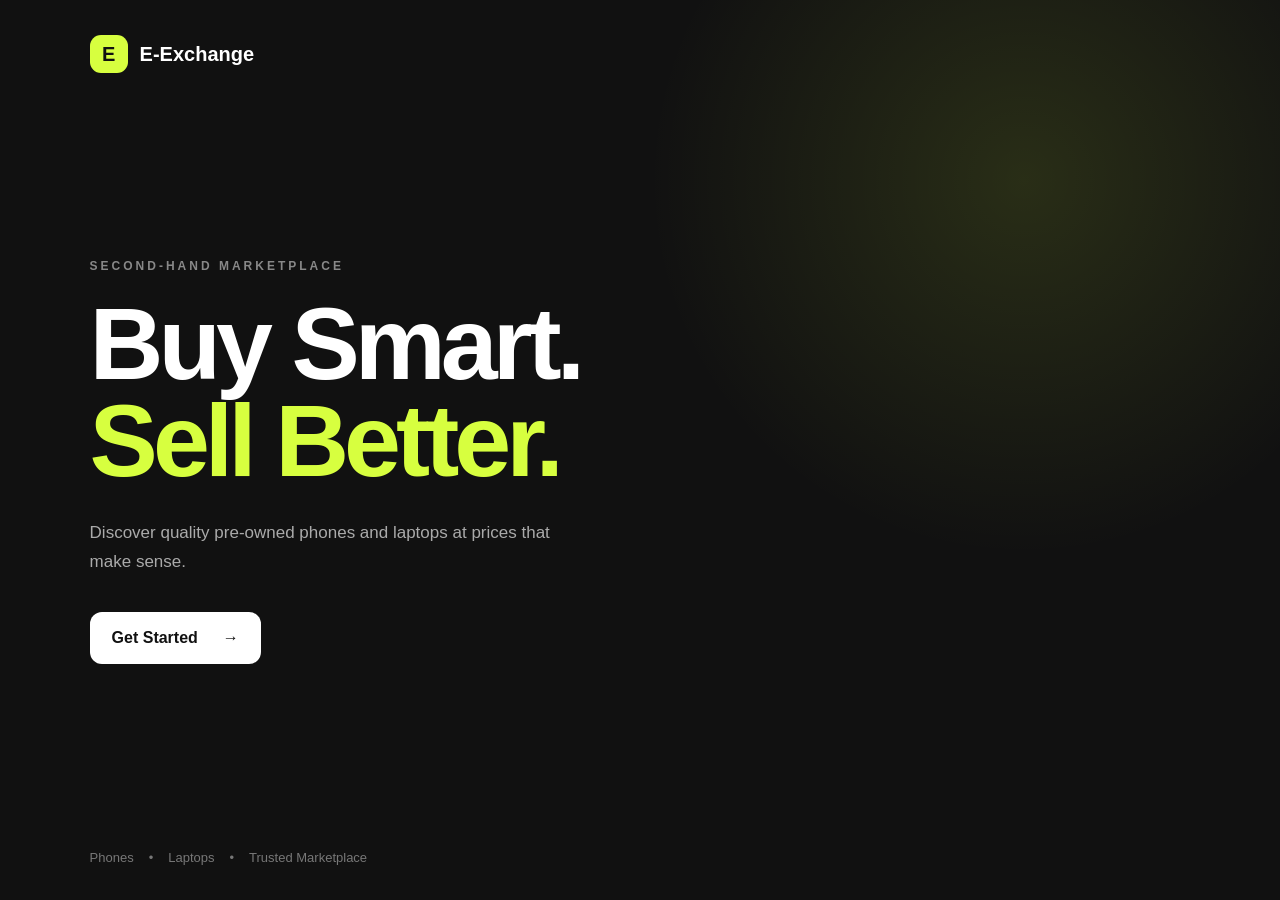
<file: src/main/resources/static/index.html>
<!DOCTYPE html>
<html lang="en">
<head>
    <meta charset="UTF-8">
    <meta name="viewport" content="width=device-width, initial-scale=1.0">
    <title>E-Exchange</title>

    <link rel="stylesheet" href="css/style.css">
</head>

<body>

<div class="landing-page">

    <div class="brand">
        <div class="logo">E</div>
        <span>E-Exchange</span>
    </div>

    <div class="landing-content">

        <p class="small-title">SECOND-HAND MARKETPLACE</p>

        <h1>
            Buy Smart.<br>
            <span>Sell Better.</span>
        </h1>

        <p class="description">
            Discover quality pre-owned phones and laptops
            at prices that make sense.
        </p>

        <a href="login.html" class="primary-btn">
            Get Started
            <span>→</span>
        </a>

    </div>

    <div class="landing-footer">
        <span>Phones</span>
        <span>•</span>
        <span>Laptops</span>
        <span>•</span>
        <span>Trusted Marketplace</span>
    </div>

</div>

</body>
</html>
</file>
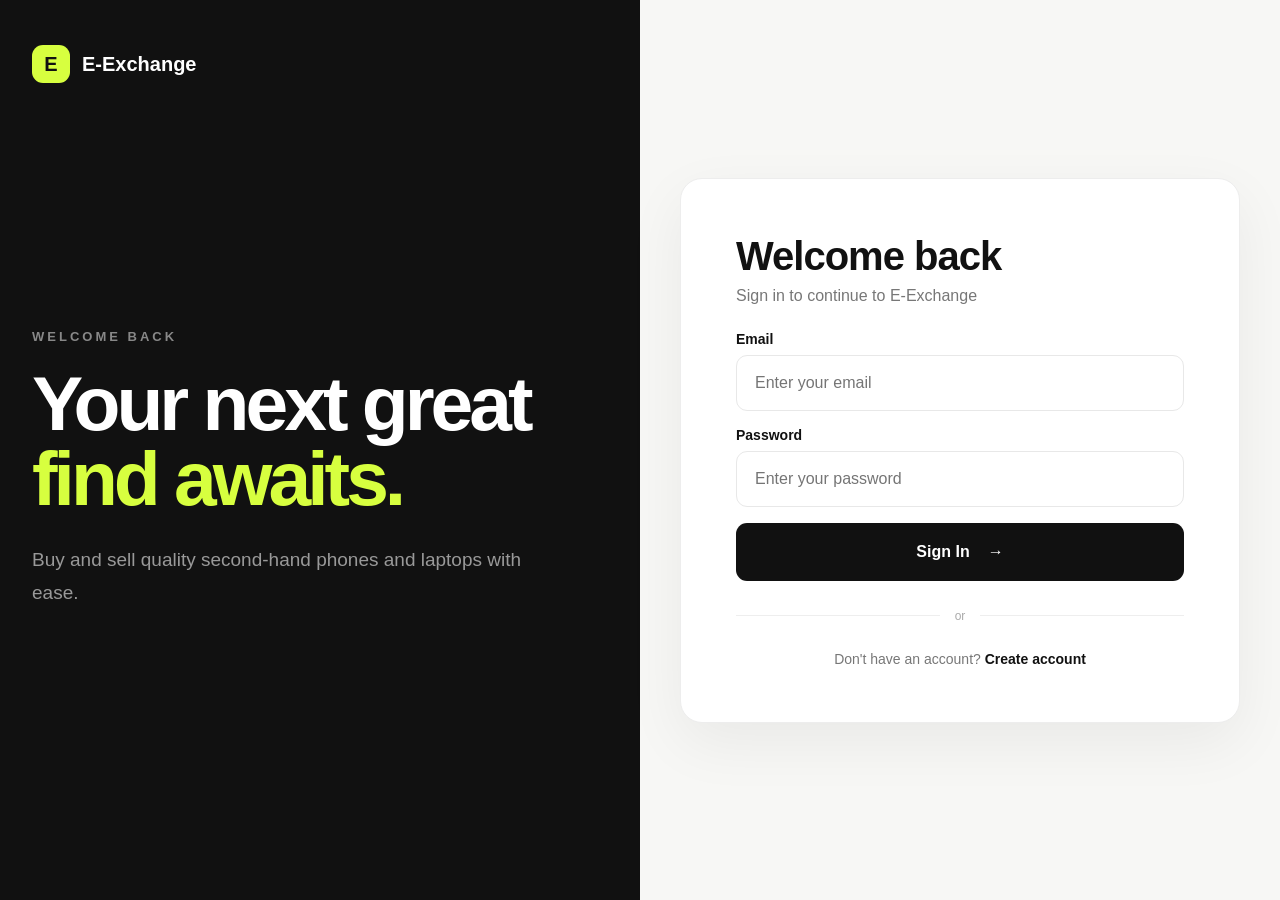
<file: src/main/resources/static/buy.html>
<!DOCTYPE html>
<html lang="en">

<head>
    <meta charset="UTF-8">
    <meta name="viewport" content="width=device-width, initial-scale=1.0">
    <title>Buy | E-Exchange</title>
    <link rel="stylesheet" href="css/style.css">
</head>

<body>

<div class="dashboard">

    <nav class="navbar">

        <div class="brand">
            <div class="logo">E</div>
            <span>E-Exchange</span>
        </div>

        <div class="nav-links">
            <a href="dashboard.html">Home</a>
            <a href="buy.html" class="active">Buy</a>
            <a href="sell.html">Sell</a>
            <a href="my-listings.html">My Listings</a>
        </div>

        <div class="profile" id="profileBox">
            <div class="profile-name" id="userName">User</div>
            <div class="profile-dropdown" id="profileDropdown">
                <button id="logoutBtn">Logout</button>
            </div>
        </div>

    </nav>

    <main class="buy-page">

        <div class="section-heading">
            <p class="small-title">BROWSE</p>
            <h2>Second-hand phones and laptops</h2>
        </div>

        <div class="buy-toolbar">

            <input type="text" id="search" class="search-box" placeholder="Search by name or brand...">

            <div class="filter-chips">
                <button class="chip active" data-cat="">All</button>
                <button class="chip" data-cat="PHONE">Phones</button>
                <button class="chip" data-cat="LAPTOP">Laptops</button>
            </div>

        </div>

        <div id="grid" class="product-grid"></div>

    </main>

</div>

<div id="modal" class="modal-overlay">
    <div class="modal" id="modalBody"></div>
</div>

<script>

    document.getElementById("logoutBtn").addEventListener("click", function () {
        localStorage.removeItem("userName");
        localStorage.removeItem("userEmail");
        window.location.href = "login.html";
    });

    document.getElementById("profileBox").addEventListener("click", function (e) {
        document.getElementById("profileDropdown").classList.toggle("open");
        e.stopPropagation();
    });

    document.addEventListener("click", function () {
        document.getElementById("profileDropdown").classList.remove("open");
    });

    if (!localStorage.getItem("userEmail")) {
        window.location.href = "login.html";
    }

    document.getElementById("userName").textContent = localStorage.getItem("userName") || "User";

    const params = new URLSearchParams(window.location.search);
    let category = (params.get("category") || "").toUpperCase();
    let products = [];

    const grid = document.getElementById("grid");
    const searchBox = document.getElementById("search");
    const modal = document.getElementById("modal");
    const modalBody = document.getElementById("modalBody");

    function esc(text) {
        const d = document.createElement("div");
        d.textContent = text == null ? "" : text;
        return d.innerHTML;
    }

    function money(n) {
        return "₹" + Number(n).toLocaleString("en-IN");
    }

    function imgHtml(p, cls) {
        if (p.imageUrl) {
            return '<img class="' + cls + '" src="' + p.imageUrl + '" alt="">';
        }
        return '<div class="product-noimg">' + (p.category === "LAPTOP" ? "💻" : "📱") + '</div>';
    }

    function render() {
        const q = searchBox.value.trim().toLowerCase();

        const list = products.filter(p =>
            !q ||
            (p.title || "").toLowerCase().includes(q) ||
            (p.brand || "").toLowerCase().includes(q)
        );

        if (list.length === 0) {
            grid.innerHTML = '<p class="empty-state">No items found.</p>';
            return;
        }

        grid.innerHTML = list.map(p =>
            '<div class="product-card" data-id="' + p.id + '">' +
            imgHtml(p, "product-img") +
            '<div class="product-info">' +
            '<h3>' + esc(p.title) + '</h3>' +
            '<p class="product-meta">' + esc(p.brand || "") + (p.brand && p.itemCondition ? " · " : "") + esc(p.itemCondition || "") + '</p>' +
            '<p class="product-price">' + money(p.price) + '</p>' +
            '</div></div>'
        ).join("");
    }

    async function load() {
        const url = category ? "/api/products?category=" + category : "/api/products";

        try {
            const res = await fetch(url);
            products = await res.json();
            render();
        } catch (e) {
            grid.innerHTML = '<p class="empty-state">Could not load items.</p>';
        }
    }

    function openModal(id) {
        const p = products.find(x => x.id === id);
        if (!p) return;

        modalBody.innerHTML =
            '<button class="modal-close" id="closeBtn">×</button>' +
            imgHtml(p, "product-img") +
            '<h2>' + esc(p.title) + '</h2>' +
            '<p class="product-meta">Company: ' + esc(p.brand || "-") + ' · Condition: ' + esc(p.itemCondition || "-") + '</p>' +
            '<p class="product-price">' + money(p.price) + '</p>' +
            '<p class="modal-label">Description:</p>' +
            '<p class="modal-desc">' + esc(p.description || "No description added.") + '</p>' +
            '<div class="seller-box">' +
            '<strong>Contact seller</strong><br>' +
            'Name: ' + esc(p.sellerName || "-") + '<br>' +
            'Phone: <a href="tel:' + esc(p.sellerPhone) + '">' + esc(p.sellerPhone || "-") + '</a><br>' +
            'Email: <a href="mailto:' + esc(p.sellerEmail) + '">' + esc(p.sellerEmail || "-") + '</a>' +
            '</div>';

        modal.classList.add("open");
        document.getElementById("closeBtn").addEventListener("click", closeModal);
    }

    function closeModal() {
        modal.classList.remove("open");
    }

    grid.addEventListener("click", function (e) {
        const card = e.target.closest(".product-card");
        if (card) openModal(Number(card.dataset.id));
    });

    modal.addEventListener("click", function (e) {
        if (e.target === modal) closeModal();
    });

    searchBox.addEventListener("input", render);

    document.querySelectorAll(".chip").forEach(chip => {
        chip.addEventListener("click", function () {
            category = chip.dataset.cat;
            setActiveChip();
            load();
        });
    });

    function setActiveChip() {
        document.querySelectorAll(".chip").forEach(c =>
            c.classList.toggle("active", c.dataset.cat === category)
        );
    }

    setActiveChip();
    load();
</script>

</body>
</html>
</file>
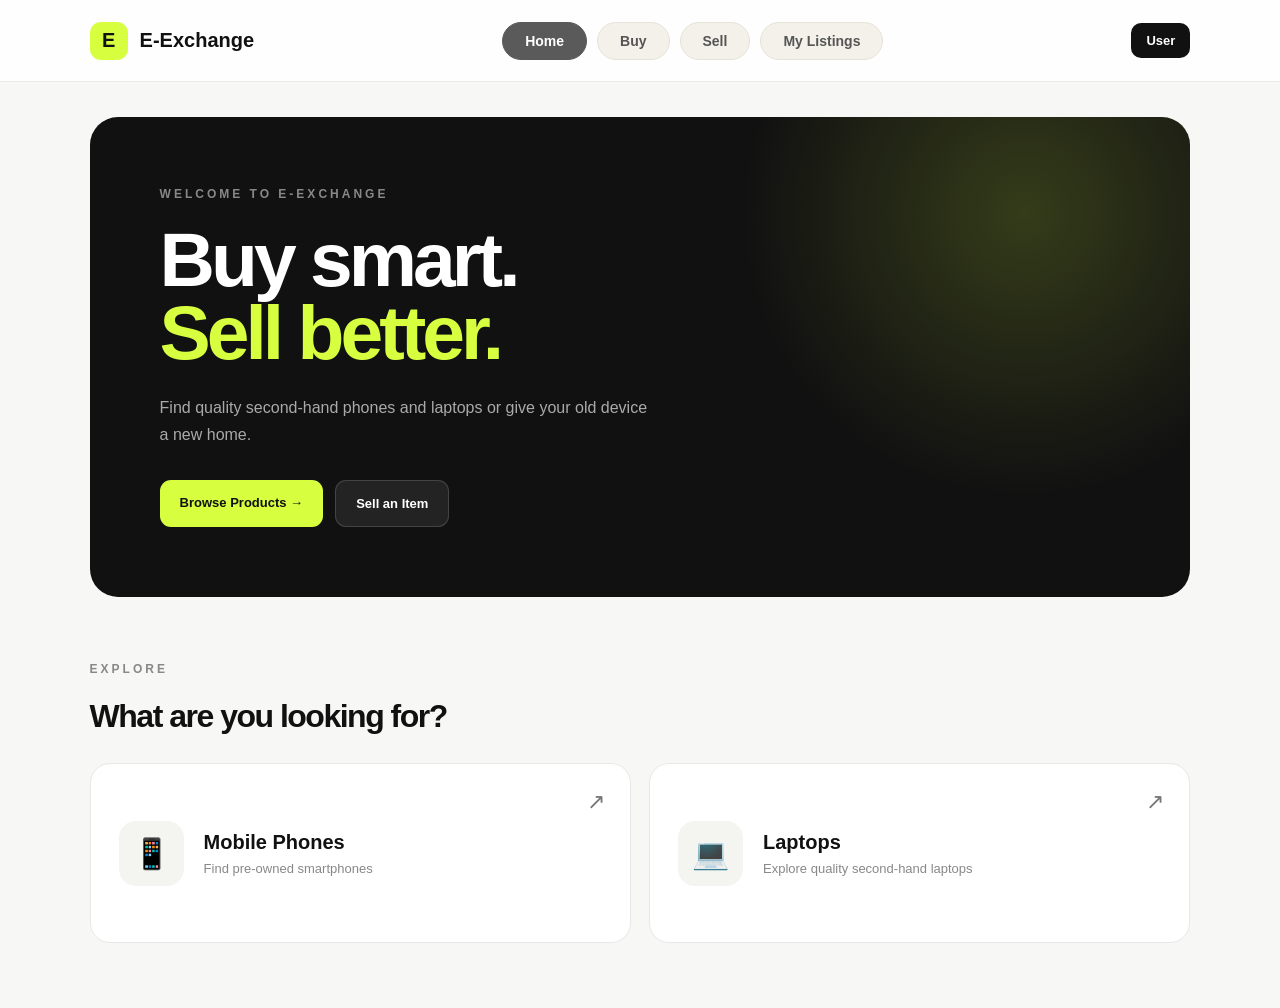
<file: src/main/resources/static/dashboard.html>
<!DOCTYPE html>
<html lang="en">

<head>
    <meta charset="UTF-8">
    <meta name="viewport" content="width=device-width, initial-scale=1.0">

    <title>E-Exchange | Dashboard</title>

    <link rel="stylesheet" href="css/style.css">
</head>

<body>

<div class="dashboard">

    <nav class="navbar">

        <div class="brand">
            <div class="logo">E</div>
            <span>E-Exchange</span>
        </div>

        <div class="nav-links">
            <a href="dashboard.html" class="active">Home</a>
            <a href="buy.html">Buy</a>
            <a href="sell.html">Sell</a>
            <a href="my-listings.html">My Listings</a>
        </div>

        <div class="profile" id="profileBox">
            <div class="profile-name" id="userName">User</div>
            <div class="profile-dropdown" id="profileDropdown">
                <button id="logoutBtn">Logout</button>
            </div>
        </div>

    </nav>


    <main>

        <section class="hero">

            <div class="hero-text">

                <p class="small-title">WELCOME TO E-EXCHANGE</p>

                <h1>
                    Buy smart.<br>
                    <span>Sell better.</span>
                </h1>

                <p>
                    Find quality second-hand phones and laptops
                    or give your old device a new home.
                </p>

                <div class="hero-buttons">

                    <a href="buy.html" class="dark-btn">
                        Browse Products →
                    </a>

                    <a href="sell.html" class="light-btn">
                        Sell an Item
                    </a>

                </div>

            </div>

        </section>


        <section class="categories">

            <div class="section-heading">
                <div>
                    <p class="small-title">EXPLORE</p>
                    <h2>What are you looking for?</h2>
                </div>
            </div>
            <div class="category-grid">

                <a href="buy.html?category=PHONE" class="category-card">

                    <div class="category-icon">📱</div>

                    <div>
                        <h3>Mobile Phones</h3>
                        <p>Find pre-owned smartphones</p>
                    </div>

                    <span class="arrow">↗</span>

                </a>


                <a href="buy.html?category=LAPTOP" class="category-card">

                    <div class="category-icon">💻</div>

                    <div>
                        <h3>Laptops</h3>
                        <p>Explore quality second-hand laptops</p>
                    </div>

                    <span class="arrow">↗</span>

                </a>

            </div>




        </section>

    </main>

</div>


<script>

    document.getElementById("logoutBtn").addEventListener("click", function () {
        localStorage.removeItem("userName");
        localStorage.removeItem("userEmail");
        window.location.href = "login.html";
    });

    document.getElementById("profileBox").addEventListener("click", function (e) {
        document.getElementById("profileDropdown").classList.toggle("open");
        e.stopPropagation();
    });

    document.addEventListener("click", function () {
        document.getElementById("profileDropdown").classList.remove("open");
    });

    const name = localStorage.getItem("userName");

    if (name) {
        document.getElementById("userName").textContent = name;
    }
</script>

</body>
</html>
</file>
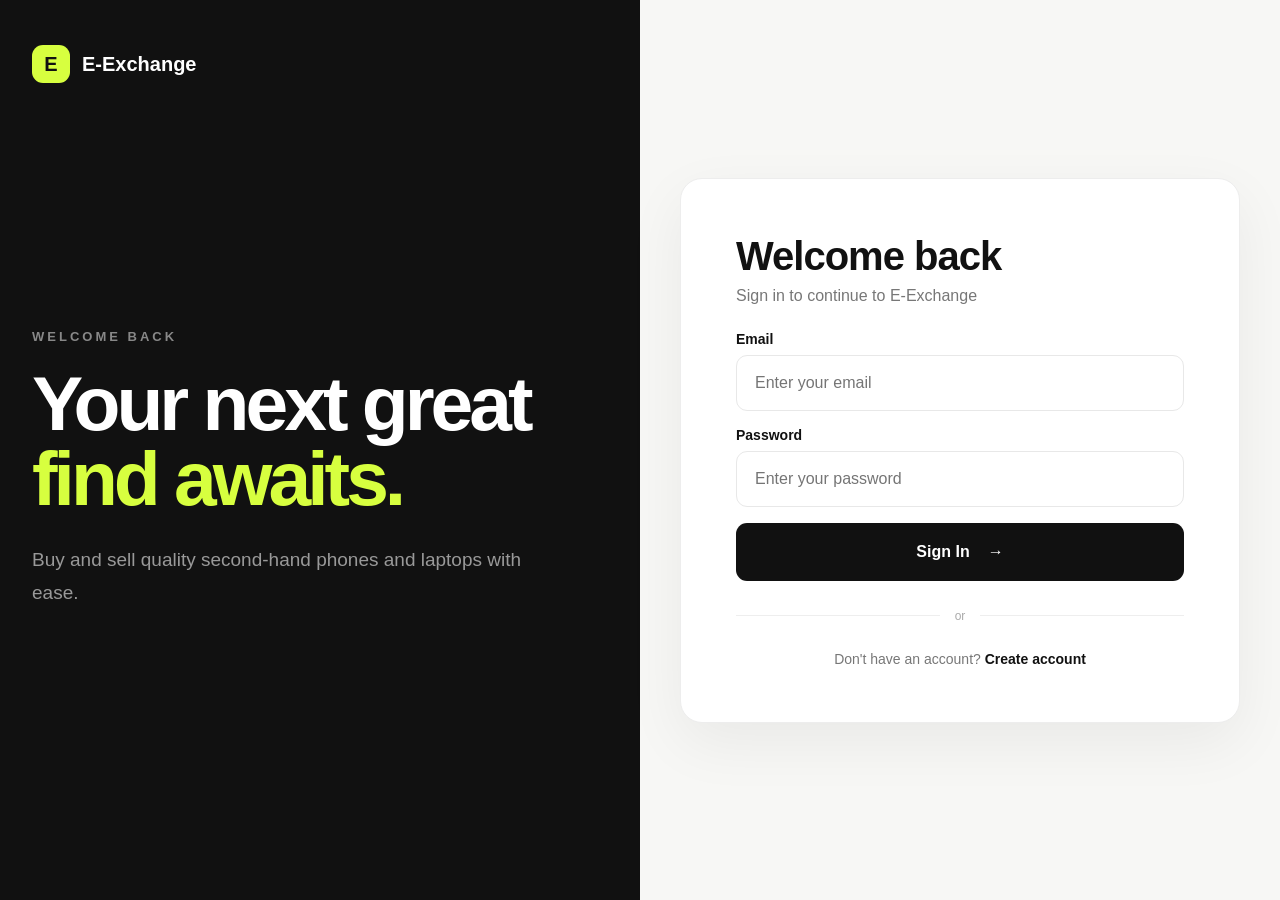
<file: src/main/resources/static/login.html>
<!DOCTYPE html>
<html lang="en">

<head>
    <meta charset="UTF-8">
    <meta name="viewport" content="width=device-width, initial-scale=1.0">
    <title>Sign In | E-Exchange</title>
    <link rel="stylesheet" href="css/style.css">
</head>

<body>

<div class="auth-page">

    <div class="auth-left">

        <div class="brand">
            <div class="logo">E</div>
            <span>E-Exchange</span>
        </div>

        <div class="auth-heading">
            <p class="small-title">WELCOME BACK</p>

            <h1>
                Your next great<br>
                <span>find awaits.</span>
            </h1>

            <p>
                Buy and sell quality second-hand phones
                and laptops with ease.
            </p>
        </div>

    </div>

    <div class="auth-right">

        <div class="auth-card">

            <h2>Welcome back</h2>

            <p class="auth-subtitle">
                Sign in to continue to E-Exchange
            </p>

            <form id="loginForm">

                <div class="input-group">
                    <label>Email</label>
                    <input type="email" id="email" placeholder="Enter your email" required>
                </div>

                <div class="input-group">
                    <label>Password</label>
                    <input type="password" id="password" placeholder="Enter your password" required>
                </div>

                <div id="message"></div>

                <button type="submit" class="auth-btn">
                    Sign In
                    <span>→</span>
                </button>

            </form>

            <div class="divider">or</div>

            <p class="register-text">
                Don't have an account?
                <a href="register.html">Create account</a>
            </p>

        </div>

    </div>

</div>

<script src="js/login.js"></script>

</body>
</html>
</file>
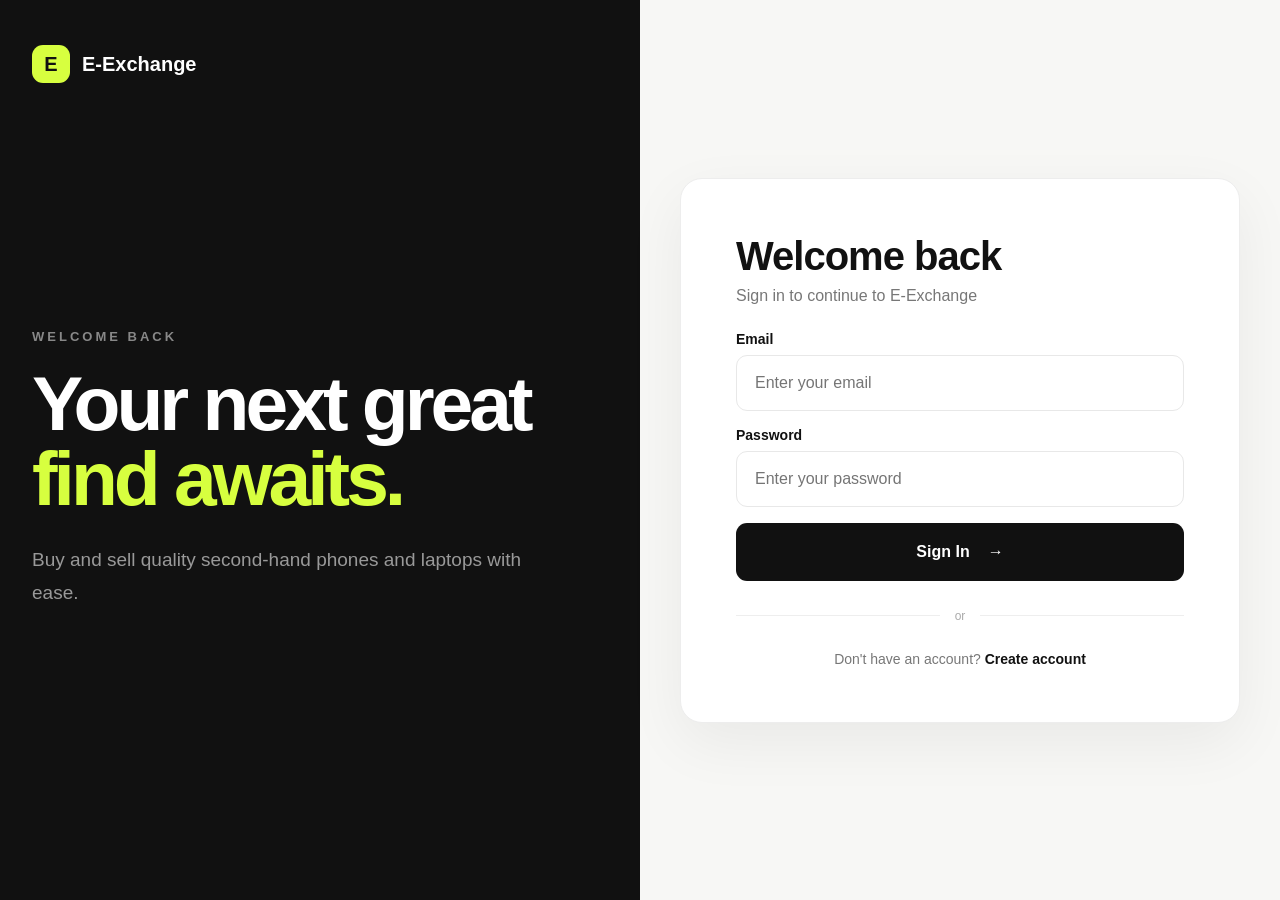
<file: src/main/resources/static/my-listings.html>
<!DOCTYPE html>
<html lang="en">

<head>
    <meta charset="UTF-8">
    <meta name="viewport" content="width=device-width, initial-scale=1.0">
    <title>My Listings | E-Exchange</title>
    <link rel="stylesheet" href="css/style.css">
</head>

<body>

<div class="dashboard">

    <nav class="navbar">

        <div class="brand">
            <div class="logo">E</div>
            <span>E-Exchange</span>
        </div>

        <div class="nav-links">
            <a href="dashboard.html">Home</a>
            <a href="buy.html">Buy</a>
            <a href="sell.html">Sell</a>
            <a href="my-listings.html" class="active">My Listings</a>
        </div>

        <div class="profile" id="profileBox">
            <div class="profile-name" id="userName">User</div>
            <div class="profile-dropdown" id="profileDropdown">
                <button id="logoutBtn">Logout</button>
            </div>
        </div>

    </nav>

    <main class="buy-page">

        <div class="section-heading">
            <p class="small-title">YOUR ITEMS</p>
            <h2>My Listings</h2>
        </div>

        <div id="grid" class="product-grid" style="margin-top: 28px;"></div>

    </main>

</div>

<div id="modal" class="modal-overlay">
    <div class="modal">

        <button class="modal-close" id="closeBtn">×</button>

        <h2 class="modal-title">Edit item</h2>

        <form id="editForm">

            <div class="input-group">
                <label>Title</label>
                <input type="text" id="eTitle" required>
            </div>

            <div class="form-row">
                <div class="input-group">
                    <label>Category</label>
                    <select id="eCategory">
                        <option value="PHONE">Mobile Phone</option>
                        <option value="LAPTOP">Laptop</option>
                    </select>
                </div>

                <div class="input-group">
                    <label>Brand</label>
                    <input type="text" id="eBrand">
                </div>
            </div>

            <div class="form-row">
                <div class="input-group">
                    <label>Price (₹)</label>
                    <input type="number" id="ePrice" min="1" required>
                </div>

                <div class="input-group">
                    <label>Condition</label>
                    <select id="eCondition">
                        <option value="Like New">Like New</option>
                        <option value="Good">Good</option>
                        <option value="Fair">Fair</option>
                    </select>
                </div>
            </div>

            <div class="input-group">
                <label>Description</label>
                <textarea id="eDescription"></textarea>
            </div>

            <div class="input-group">
                <label>Your phone number</label>
                <input type="tel" id="ePhone" required>
            </div>

            <div class="input-group">
                <label>New photo (optional, khaali chhodo to purani rahegi)</label>
                <input type="file" id="ePhoto" accept="image/*">
            </div>

            <div id="editMessage"></div>

            <button type="submit" class="auth-btn">Save Changes</button>

        </form>

    </div>
</div>

<div id="confirmModal" class="modal-overlay">
    <div class="modal confirm-modal">

        <h3>Delete this item?</h3>
        <p>Ye listing hamesha ke liye hat jayegi aur wapas nahi aayegi.</p>

        <div class="confirm-actions">
            <button class="btn-cancel" id="cancelDeleteBtn">Cancel</button>
            <button class="btn-confirm-delete" id="confirmDeleteBtn">Delete</button>
        </div>

    </div>
</div>

<script>

    document.getElementById("logoutBtn").addEventListener("click", function () {
        localStorage.removeItem("userName");
        localStorage.removeItem("userEmail");
        window.location.href = "login.html";
    });

    document.getElementById("profileBox").addEventListener("click", function (e) {
        document.getElementById("profileDropdown").classList.toggle("open");
        e.stopPropagation();
    });

    document.addEventListener("click", function () {
        document.getElementById("profileDropdown").classList.remove("open");
    });

    const email = localStorage.getItem("userEmail");

    if (!email) {
        window.location.href = "login.html";
    }

    document.getElementById("userName").textContent = localStorage.getItem("userName") || "User";

    const grid = document.getElementById("grid");
    const modal = document.getElementById("modal");
    const editMessage = document.getElementById("editMessage");

    let products = [];
    let editingId = null;
    let newImage = "";

    function esc(text) {
        const d = document.createElement("div");
        d.textContent = text == null ? "" : text;
        return d.innerHTML;
    }

    function money(n) {
        return "₹" + Number(n).toLocaleString("en-IN");
    }

    function imgHtml(p) {
        if (p.imageUrl) {
            return '<img class="product-img" src="' + p.imageUrl + '" alt="">';
        }
        return '<div class="product-noimg">' + (p.category === "LAPTOP" ? "💻" : "📱") + '</div>';
    }

    function render() {
        if (products.length === 0) {
            grid.innerHTML = '<p class="empty-state">You have not listed anything yet. <a href="sell.html"><strong>Sell an item</strong></a></p>';
            return;
        }

        grid.innerHTML = products.map(p => {

            const listedOn = p.createdAt
                ? new Date(p.createdAt).toLocaleDateString("en-IN", { day: "numeric", month: "short", year: "numeric" })
                : "-";

            return '<div class="product-card listing-card" data-id="' + p.id + '">' +
                imgHtml(p) +
                '<div class="product-info">' +
                '<h3>' + esc(p.title) + '</h3>' +
                '<p class="product-meta">Company: ' + esc(p.brand || "-") + ' · Condition: ' + esc(p.itemCondition || "-") + '</p>' +
                '<p class="product-price">' + money(p.price) + '</p>' +
                '<div class="listing-details">' +
                '<p><strong>Description:</strong> ' + esc(p.description || "No description added.") + '</p>' +
                '<p><strong>Category:</strong> ' + (p.category === "LAPTOP" ? "Laptop" : "Mobile Phone") + '</p>' +
                '<p><strong>Contact number:</strong> ' + esc(p.sellerPhone || "-") + '</p>' +
                '<p><strong>Listed on:</strong> ' + listedOn + '</p>' +
                '</div>' +
                '<div class="card-actions">' +
                '<button class="btn-edit" data-action="edit">Edit</button>' +
                '<button class="btn-delete" data-action="delete">Delete</button>' +
                '</div>' +
                '</div></div>';

        }).join("");
    }


    async function load() {
        try {
            const res = await fetch("/api/products/my?email=" + encodeURIComponent(email));
            products = await res.json();
            render();
        } catch (e) {
            grid.innerHTML = '<p class="empty-state">Could not load your items.</p>';
        }
    }

    const confirmModal = document.getElementById("confirmModal");
    let deleteId = null;

    grid.addEventListener("click", function (e) {
        const btn = e.target.closest("button[data-action]");
        if (!btn) return;

        const card = btn.closest(".product-card");
        const id = Number(card.dataset.id);

        if (btn.dataset.action === "delete") {
            deleteId = id;
            confirmModal.classList.add("open");
        } else {
            openEdit(id);
        }
    });

    document.getElementById("cancelDeleteBtn").addEventListener("click", function () {
        confirmModal.classList.remove("open");
        deleteId = null;
    });

    confirmModal.addEventListener("click", function (e) {
        if (e.target === confirmModal) {
            confirmModal.classList.remove("open");
            deleteId = null;
        }
    });

    document.getElementById("confirmDeleteBtn").addEventListener("click", async function () {
        if (deleteId == null) return;

        try {
            const res = await fetch("/api/products/" + deleteId + "?email=" + encodeURIComponent(email), {
                method: "DELETE"
            });

            confirmModal.classList.remove("open");

            if (res.ok) {
                load();
            } else {
                alert(await res.text() || ("Error " + res.status));
            }
        } catch (err) {
            alert("Server connection failed.");
        }

        deleteId = null;
    });

    function openEdit(id) {
        const p = products.find(x => x.id === id);
        if (!p) return;

        editingId = id;
        newImage = "";
        editMessage.textContent = "";

        document.getElementById("eTitle").value = p.title || "";
        document.getElementById("eCategory").value = p.category || "PHONE";
        document.getElementById("eBrand").value = p.brand || "";
        document.getElementById("ePrice").value = p.price;
        document.getElementById("eCondition").value = p.itemCondition || "Good";
        document.getElementById("eDescription").value = p.description || "";
        document.getElementById("ePhone").value = p.sellerPhone || "";
        document.getElementById("ePhoto").value = "";

        modal.classList.add("open");
    }

    function closeModal() {
        modal.classList.remove("open");
    }

    document.getElementById("closeBtn").addEventListener("click", closeModal);

    modal.addEventListener("click", function (e) {
        if (e.target === modal) closeModal();
    });

    document.getElementById("ePhoto").addEventListener("change", function (e) {
        const file = e.target.files[0];
        if (!file) {
            newImage = "";
            return;
        }

        const reader = new FileReader();

        reader.onload = function (ev) {
            const img = new Image();

            img.onload = function () {
                const max = 800;
                let w = img.width;
                let h = img.height;

                if (w > max) {
                    h = Math.round(h * max / w);
                    w = max;
                }

                const canvas = document.createElement("canvas");
                canvas.width = w;
                canvas.height = h;
                canvas.getContext("2d").drawImage(img, 0, 0, w, h);

                newImage = canvas.toDataURL("image/jpeg", 0.7);
            };

            img.src = ev.target.result;
        };

        reader.readAsDataURL(file);
    });

    document.getElementById("editForm").addEventListener("submit", async function (event) {

        event.preventDefault();

        editMessage.textContent = "Saving...";
        editMessage.style.color = "#777";

        const payload = {
            title: document.getElementById("eTitle").value,
            category: document.getElementById("eCategory").value,
            brand: document.getElementById("eBrand").value,
            price: parseFloat(document.getElementById("ePrice").value),
            itemCondition: document.getElementById("eCondition").value,
            description: document.getElementById("eDescription").value,
            sellerPhone: document.getElementById("ePhone").value,
            imageUrl: newImage
        };

        try {
            const res = await fetch("/api/products/" + editingId + "?email=" + encodeURIComponent(email), {
                method: "PUT",
                headers: {
                    "Content-Type": "application/json"
                },
                body: JSON.stringify(payload)
            });

            if (res.ok) {
                closeModal();
                load();
            } else {
                editMessage.textContent = await res.text() || ("Error " + res.status);
                editMessage.style.color = "#d33";
            }
        } catch (err) {
            editMessage.textContent = "Server connection failed.";
            editMessage.style.color = "#d33";
        }

    });

    load();
</script>

</body>
</html>
</file>
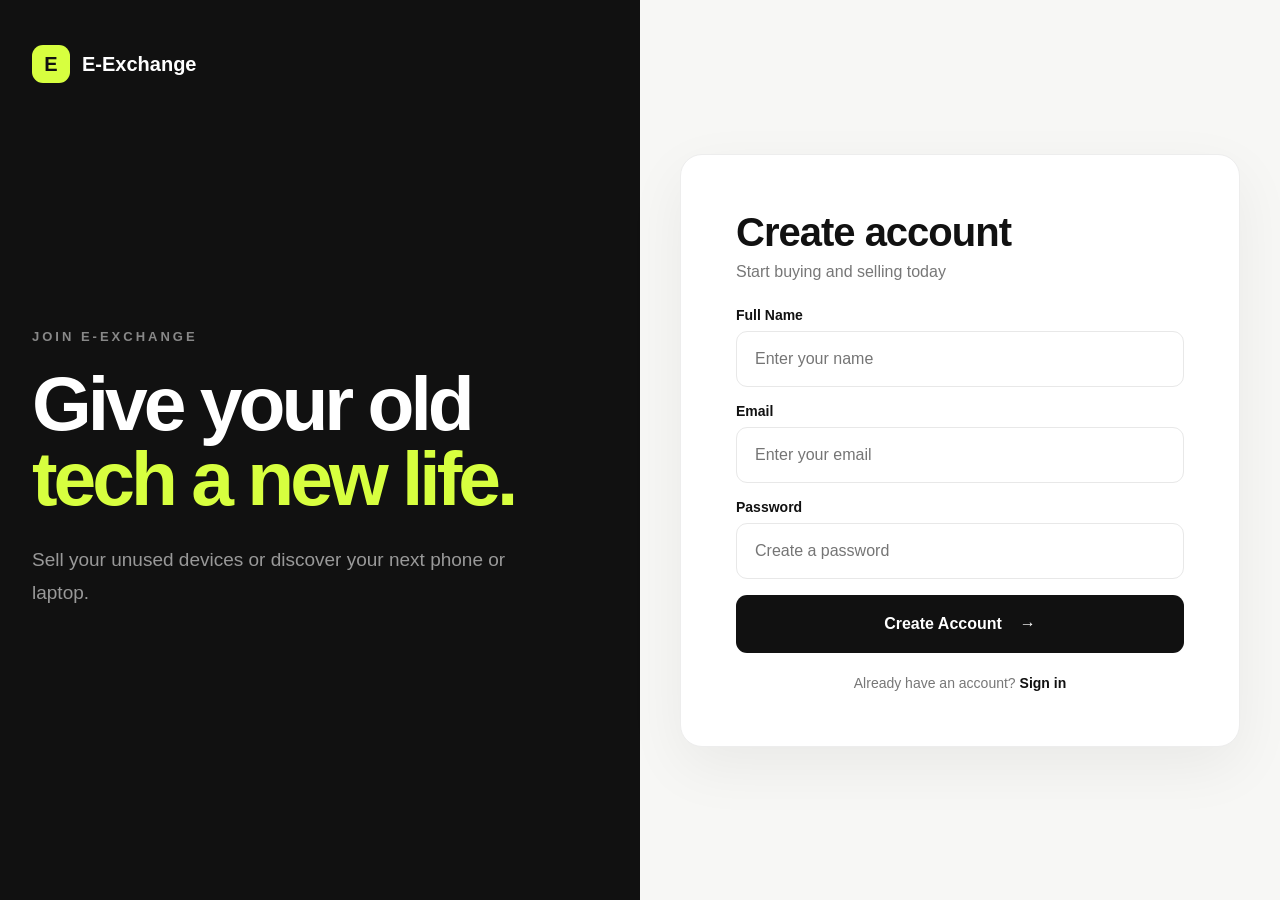
<file: src/main/resources/static/register.html>
<!DOCTYPE html>
<html lang="en">

<head>
    <meta charset="UTF-8">
    <meta name="viewport" content="width=device-width, initial-scale=1.0">
    <title>Create Account | E-Exchange</title>
    <link rel="stylesheet" href="css/style.css">
</head>

<body>

<div class="auth-page">

    <div class="auth-left">

        <div class="brand">
            <div class="logo">E</div>
            <span>E-Exchange</span>
        </div>

        <div class="auth-heading">
            <p class="small-title">JOIN E-EXCHANGE</p>

            <h1>
                Give your old<br>
                <span>tech a new life.</span>
            </h1>

            <p>
                Sell your unused devices or discover
                your next phone or laptop.
            </p>
        </div>

    </div>

    <div class="auth-right">

        <div class="auth-card">

            <h2>Create account</h2>

            <p class="auth-subtitle">
                Start buying and selling today
            </p>

            <form id="registerForm">

                <div class="input-group">
                    <label>Full Name</label>
                    <input type="text" id="name" placeholder="Enter your name" required>
                </div>

                <div class="input-group">
                    <label>Email</label>
                    <input type="email" id="email" placeholder="Enter your email" required>
                </div>

                <div class="input-group">
                    <label>Password</label>
                    <input type="password" id="password" placeholder="Create a password" required>
                </div>

                <div id="message"></div>

                <button type="submit" class="auth-btn">
                    Create Account
                    <span>→</span>
                </button>

            </form>

            <p class="register-text">
                Already have an account?
                <a href="login.html">Sign in</a>
            </p>

        </div>

    </div>

</div>

<script src="js/register.js"></script>

</body>
</html>
</file>
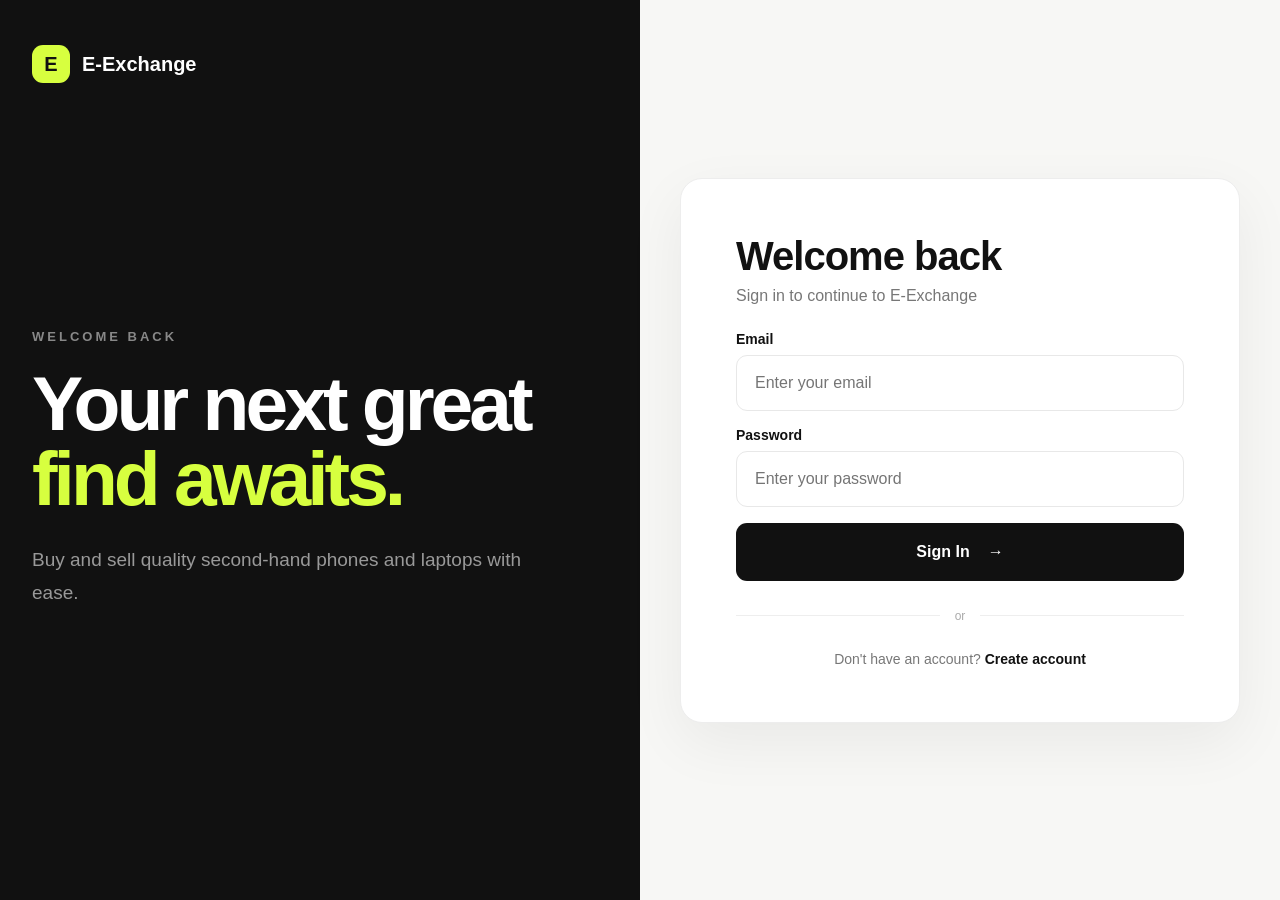
<file: src/main/resources/static/sell.html>
<!DOCTYPE html>
<html lang="en">

<head>
    <meta charset="UTF-8">
    <meta name="viewport" content="width=device-width, initial-scale=1.0">
    <title>Sell an Item | E-Exchange</title>
    <link rel="stylesheet" href="css/style.css">
</head>

<body>

<div class="dashboard">

    <nav class="navbar">

        <div class="brand">
            <div class="logo">E</div>
            <span>E-Exchange</span>
        </div>

        <div class="nav-links">
            <a href="dashboard.html">Home</a>
            <a href="#">Buy</a>
            <a href="sell.html" class="active">Sell</a>
            <a href="my-listings.html">My Listings</a>
        </div>

        <div class="profile" id="profileBox">
            <div class="profile-name" id="userName">User</div>
            <div class="profile-dropdown" id="profileDropdown">
                <button id="logoutBtn">Logout</button>
            </div>
        </div>

    </nav>

    <main class="form-page">

        <div class="form-card">

            <h2>Sell an item</h2>
            <p class="auth-subtitle">Add your phone or laptop details</p>

            <form id="sellForm">

                <div class="input-group">
                    <label>Title</label>
                    <input type="text" id="title" placeholder="e.g. iPhone 12 128GB" required>
                </div>

                <div class="form-row">
                    <div class="input-group">
                        <label>Category</label>
                        <select id="category" required>
                            <option value="PHONE">Mobile Phone</option>
                            <option value="LAPTOP">Laptop</option>
                        </select>
                    </div>

                    <div class="input-group">
                        <label>Brand</label>
                        <input type="text" id="brand" placeholder="e.g. Apple, Dell">
                    </div>
                </div>

                <div class="form-row">
                    <div class="input-group">
                        <label>Price (₹)</label>
                        <input type="number" id="price" min="1" placeholder="e.g. 25000" required>
                    </div>

                    <div class="input-group">
                        <label>Condition</label>
                        <select id="itemCondition">
                            <option value="Like New">Like New</option>
                            <option value="Good">Good</option>
                            <option value="Fair">Fair</option>
                        </select>
                    </div>
                </div>

                <div class="input-group">
                    <label>Description</label>
                    <textarea id="description" placeholder="Age of device, battery health, any issues, accessories included..."></textarea>
                </div>

                <div class="input-group">
                    <label>Your phone number</label>
                    <input type="tel" id="sellerPhone" placeholder="Buyers will contact you on this number" required>
                </div>

                <div class="input-group">
                    <label>Photo</label>
                    <input type="file" id="photo" accept="image/*">
                    <img id="preview" class="photo-preview" alt="Preview">
                </div>

                <div id="message"></div>

                <button type="submit" class="auth-btn">
                    List Item
                    <span>→</span>
                </button>

            </form>

        </div>

    </main>

</div>

<script>

    document.getElementById("logoutBtn").addEventListener("click", function () {
        localStorage.removeItem("userName");
        localStorage.removeItem("userEmail");
        window.location.href = "login.html";
    });

    document.getElementById("profileBox").addEventListener("click", function (e) {
        document.getElementById("profileDropdown").classList.toggle("open");
        e.stopPropagation();
    });

    document.addEventListener("click", function () {
        document.getElementById("profileDropdown").classList.remove("open");
    });

    const savedName = localStorage.getItem("userName");
    const savedEmail = localStorage.getItem("userEmail");

    if (!savedEmail) {
        window.location.href = "login.html";
    }

    document.getElementById("userName").textContent = savedName || "User";

    let imageData = "";
    const preview = document.getElementById("preview");

    document.getElementById("photo").addEventListener("change", function (e) {
        const file = e.target.files[0];
        if (!file) return;

        const reader = new FileReader();

        reader.onload = function (ev) {
            const img = new Image();

            img.onload = function () {
                const max = 800;
                let w = img.width;
                let h = img.height;

                if (w > max) {
                    h = Math.round(h * max / w);
                    w = max;
                }

                const canvas = document.createElement("canvas");
                canvas.width = w;
                canvas.height = h;
                canvas.getContext("2d").drawImage(img, 0, 0, w, h);

                imageData = canvas.toDataURL("image/jpeg", 0.7);
                preview.src = imageData;
                preview.style.display = "block";
            };

            img.src = ev.target.result;
        };

        reader.readAsDataURL(file);
    });

    document.getElementById("sellForm").addEventListener("submit", async function (event) {

        event.preventDefault();

        const message = document.getElementById("message");
        message.textContent = "Listing your item...";
        message.style.color = "#777";

        const product = {
            title: document.getElementById("title").value,
            category: document.getElementById("category").value,
            brand: document.getElementById("brand").value,
            price: parseFloat(document.getElementById("price").value),
            itemCondition: document.getElementById("itemCondition").value,
            description: document.getElementById("description").value,
            imageUrl: imageData,
            sellerName: savedName,
            sellerEmail: savedEmail,
            sellerPhone: document.getElementById("sellerPhone").value
        };

        try {

            const response = await fetch("/api/products", {
                method: "POST",
                headers: {
                    "Content-Type": "application/json"
                },
                body: JSON.stringify(product)
            });

            if (response.ok) {

                message.textContent = "Item listed successfully!";
                message.style.color = "green";

                setTimeout(() => {
                    window.location.href = "dashboard.html";
                }, 1200);

            } else {

                const result = await response.text();
                message.textContent = result || ("Error " + response.status);
                message.style.color = "#d33";

            }

        } catch (error) {

            message.textContent = "Server connection failed.";
            message.style.color = "#d33";

        }

    });
</script>

</body>
</html>
</file>
<file: src/main/resources/static/css/style.css>
* {
    margin: 0;
    padding: 0;
    box-sizing: border-box;
}

:root {
    --dark: #111111;
    --white: #ffffff;
    --muted: #888888;
    --accent: #d7ff3f;
}

body {
    font-family: Arial, Helvetica, sans-serif;
    background: #111111;
    color: white;
}

/* BRAND */

.brand {
    display: flex;
    align-items: center;
    gap: 12px;
    font-size: 20px;
    font-weight: 700;
}

.logo {
    width: 38px;
    height: 38px;

    display: flex;
    align-items: center;
    justify-content: center;

    background: var(--accent);
    color: #111;

    border-radius: 11px;

    font-size: 20px;
    font-weight: 900;
}

/* LANDING */

.landing-page {
    min-height: 100vh;

    background: radial-gradient(
            circle at 80% 20%,
            rgba(215, 255, 63, 0.12),
            transparent 30%
    ),
    #111111;

    padding: 35px 7%;

    display: flex;
    flex-direction: column;
}

.landing-content {
    margin: auto 0;
    max-width: 750px;
}

.small-title {
    font-size: 12px;
    letter-spacing: 3px;
    font-weight: 700;
    color: var(--muted);
    margin-bottom: 22px;
}

.landing-content h1 {
    font-size: clamp(55px, 8vw, 105px);
    line-height: 0.95;
    letter-spacing: -5px;
}

.landing-content h1 span {
    color: var(--accent);
}

.description {
    max-width: 470px;
    margin-top: 30px;

    color: #aaa;
    font-size: 17px;
    line-height: 1.7;
}

.primary-btn {
    display: inline-flex;
    align-items: center;
    gap: 25px;

    margin-top: 35px;
    padding: 17px 22px;

    background: white;
    color: #111;

    text-decoration: none;
    border-radius: 12px;

    font-weight: 700;

    transition: 0.3s ease;
}

.primary-btn:hover {
    transform: translateY(-3px);
    box-shadow: 0 12px 30px rgba(255, 255, 255, 0.12);
}

.landing-footer {
    display: flex;
    gap: 15px;

    color: #777;
    font-size: 13px;
}

@media (max-width: 600px) {

    .landing-page {
        padding: 25px;
    }

    .landing-content h1 {
        font-size: 55px;
        letter-spacing: -3px;
    }
}

/* =========================
   LOGIN / AUTH PAGE
========================= */

.auth-page {
    min-height: 100vh;

    display: grid;
    grid-template-columns: 1.1fr 0.9fr;

    background: #f7f7f5;
}

/* LEFT SIDE */

.auth-left {
    background: #111111;
    color: white;

    padding: 45px 7%;

    display: flex;
    flex-direction: column;
}

.auth-heading {
    margin: auto 0;
}

.auth-heading h1 {
    font-size: clamp(48px, 5vw, 78px);
    line-height: 0.98;

    letter-spacing: -4px;
}

.auth-heading h1 span {
    color: var(--accent);
}

.auth-heading p:last-child {
    max-width: 450px;

    margin-top: 28px;

    color: #999;

    line-height: 1.7;
}

/* RIGHT SIDE */

.auth-right {
    display: flex;
    align-items: center;
    justify-content: center;

    padding: 40px;
}

.auth-card {
    width: 100%;
    max-width: 430px;

    padding: 45px;

    background: white;

    border: 1px solid #ededed;

    border-radius: 22px;

    box-shadow: 0 20px 60px rgba(0, 0, 0, 0.06);
}

.auth-card h2 {
    font-size: 32px;
    letter-spacing: -1px;
}

.auth-subtitle {
    color: #777;

    margin-top: 8px;
    margin-bottom: 32px;
}

/* INPUT */

.input-group {
    margin-bottom: 20px;
}

.input-group label {
    display: block;

    font-size: 13px;
    font-weight: 700;

    margin-bottom: 8px;
}

.input-group input {
    width: 100%;

    padding: 15px 16px;

    border: 1px solid #e8e8e8;
    border-radius: 11px;

    outline: none;

    font-size: 14px;

    transition: 0.25s ease;
}

.input-group input:focus {
    border-color: #111;

    box-shadow: 0 0 0 3px rgba(17, 17, 17, 0.06);
}

/* BUTTON */

.auth-btn {
    width: 100%;

    padding: 16px;

    border: none;
    border-radius: 11px;

    background: #111;
    color: white;

    font-size: 14px;
    font-weight: 700;

    cursor: pointer;

    display: flex;
    align-items: center;
    justify-content: center;

    gap: 18px;

    transition: 0.3s ease;
}

.auth-btn:hover {
    transform: translateY(-2px);

    box-shadow: 0 10px 25px rgba(0, 0, 0, 0.15);
}

/* DIVIDER */

.divider {
    display: flex;
    align-items: center;

    gap: 15px;

    margin: 28px 0;

    color: #aaa;

    font-size: 12px;
}

.divider::before,
.divider::after {
    content: "";

    flex: 1;

    height: 1px;

    background: #eee;
}

/* REGISTER */

.register-text {
    text-align: center;

    color: #777;

    font-size: 13px;
}

.register-text a {
    color: #111;

    font-weight: 700;

    text-decoration: none;
}

.register-text a:hover {
    text-decoration: underline;
}

/* MESSAGE */

#message {
    font-size: 13px;

    margin-bottom: 15px;
}

/* MOBILE */

@media (max-width: 850px) {

    .auth-page {
        grid-template-columns: 1fr;
    }

    .auth-left {
        min-height: 350px;
    }

    .auth-heading h1 {
        font-size: 50px;
    }
}

@media (max-width: 500px) {

    .auth-right {
        padding: 20px;
    }

    .auth-card {
        padding: 30px 25px;
    }
}

/* =========================
   DASHBOARD
========================= */

.dashboard {
    min-height: 100vh;
    background: #f7f7f5;
    color: #111;
}

/* NAVBAR */

.navbar {
    height: 82px;

    padding: 0 7%;

    display: flex;
    align-items: center;
    justify-content: space-between;

    background: rgba(255, 255, 255, 0.9);

    border-bottom: 1px solid #e9e9e9;
}

.nav-links {
    display: flex;
    gap: 32px;
}

.nav-links a {
    color: #777;
    text-decoration: none;

    font-size: 14px;
    font-weight: 600;

    transition: 0.25s ease;
}

.nav-links a:hover,
.nav-links a.active {
    color: #111;
}

.profile {
    padding: 10px 15px;

    background: #111;
    color: white;

    border-radius: 10px;

    font-size: 13px;
    font-weight: 600;
}

/* HERO */

.hero {
    margin: 35px 7% 0;

    min-height: 430px;

    border-radius: 28px;

    background: radial-gradient(
            circle at 85% 20%,
            rgba(215, 255, 63, 0.18),
            transparent 28%
    ),
    #111;

    color: white;

    padding: 70px;

    display: flex;
    align-items: center;

    overflow: hidden;
}

.hero-text {
    max-width: 650px;
}

.hero-text h1 {
    font-size: clamp(50px, 6vw, 82px);

    line-height: 0.95;

    letter-spacing: -4px;
}

.hero-text h1 span {
    color: #d7ff3f;
}

.hero-text > p:not(.small-title) {
    max-width: 500px;

    margin-top: 25px;

    color: #aaa;

    line-height: 1.7;
}

.hero-buttons {
    display: flex;
    gap: 12px;

    margin-top: 32px;
}

.dark-btn,
.light-btn {
    padding: 15px 20px;

    border-radius: 11px;

    text-decoration: none;

    font-size: 13px;
    font-weight: 700;

    transition: 0.3s ease;
}

.dark-btn {
    background: #d7ff3f;
    color: #111;
}

.light-btn {
    background: rgba(255, 255, 255, 0.08);
    color: white;

    border: 1px solid rgba(255, 255, 255, 0.15);
}

.dark-btn:hover,
.light-btn:hover {
    transform: translateY(-3px);
}

.dark-btn:hover {
    box-shadow: 0 10px 25px rgba(215, 255, 63, 0.12);
}

/* CATEGORIES */

.categories {
    padding: 65px 7%;
}

.section-heading h2 {
    font-size: 32px;
    letter-spacing: -1.5px;
}

.category-grid {
    display: grid;

    grid-template-columns: repeat(2, 1fr);

    gap: 18px;

    margin-top: 28px;
}

.category-card {
    min-height: 180px;

    padding: 28px;

    background: white;

    border: 1px solid #e8e8e8;

    border-radius: 20px;

    display: flex;
    align-items: center;

    gap: 20px;

    position: relative;

    transition: 0.3s ease;
}

.category-card:hover {
    transform: translateY(-5px);

    box-shadow: 0 15px 35px rgba(0, 0, 0, 0.08);
}

.category-icon {
    width: 65px;
    height: 65px;

    display: flex;
    align-items: center;
    justify-content: center;

    background: #f4f4f1;

    border-radius: 17px;

    font-size: 30px;
}

.category-card h3 {
    font-size: 20px;

    margin-bottom: 7px;
}

.category-card p {
    color: #888;

    font-size: 13px;
}

.arrow {
    position: absolute;

    right: 25px;
    top: 25px;

    font-size: 22px;

    color: #777;

    transition: 0.3s ease;
}

.category-card:hover .arrow {
    color: #111;
    transform: translate(3px, -3px);
}


/* RESPONSIVE */

@media (max-width: 800px) {

    .nav-links {
        display: none;
    }

    .hero {
        margin: 20px;
        padding: 45px 30px;
    }

    .categories {
        padding: 45px 20px;
    }

    .category-grid {
        grid-template-columns: 1fr;
    }
}

@media (max-width: 500px) {

    .hero-text h1 {
        font-size: 52px;
    }

    .hero-buttons {
        flex-direction: column;
    }

    .dark-btn,
    .light-btn {
        text-align: center;
    }
}
/* AUTH FIXES */

.auth-card {
    color: #111;
}

.auth-subtitle {
    margin-bottom: 26px;
}

.input-group {
    margin-bottom: 16px;
}

#message:empty {
    display: none;
}

.auth-btn {
    padding: 18px;
    margin-top: 10px;
}

.register-text {
    margin-top: 22px;
}
/* AUTH PAGE: BIGGER LAYOUT (desktop only) */

@media (min-width: 851px) {

    .auth-page {
        grid-template-columns: 1fr 1fr;
    }

    .auth-left {
        padding: 45px 5%;
    }

    .auth-heading h1 {
        font-size: clamp(56px, 6vw, 92px);
    }

    .auth-heading .small-title {
        font-size: 13px;
    }

    .auth-heading p:last-child {
        font-size: 19px;
        max-width: 520px;
    }

    .auth-right {
        padding: 40px 5%;
    }

    .auth-card {
        max-width: 560px;
        padding: 55px;
    }

    .auth-card h2 {
        font-size: 40px;
    }

    .auth-subtitle {
        font-size: 16px;
    }

    .input-group label {
        font-size: 14px;
    }

    .input-group input {
        padding: 18px;
        font-size: 16px;
    }

    .auth-btn {
        padding: 20px;
        font-size: 16px;
    }

    .register-text {
        font-size: 14px;
    }
}
/* SELL / FORM PAGE */

.form-page {
    padding: 50px 7%;
}

.form-card {
    max-width: 760px;
    margin: 0 auto;
    padding: 45px;

    background: white;
    border: 1px solid #e8e8e8;
    border-radius: 22px;
    box-shadow: 0 20px 60px rgba(0, 0, 0, 0.06);
}

.form-card h2 {
    font-size: 32px;
    letter-spacing: -1px;
}

.form-row {
    display: grid;
    grid-template-columns: 1fr 1fr;
    gap: 16px;
}

.input-group select,
.input-group textarea {
    width: 100%;
    padding: 15px 16px;

    border: 1px solid #e8e8e8;
    border-radius: 11px;
    background: white;

    outline: none;
    font-size: 14px;
    font-family: inherit;

    transition: 0.25s ease;
}

.input-group select:focus,
.input-group textarea:focus {
    border-color: #111;
    box-shadow: 0 0 0 3px rgba(17, 17, 17, 0.06);
}

.input-group textarea {
    min-height: 110px;
    resize: vertical;
}

.photo-preview {
    display: none;
    max-width: 100%;
    max-height: 220px;
    margin-top: 12px;
    border-radius: 12px;
}

@media (max-width: 600px) {
    .form-row {
        grid-template-columns: 1fr;
    }

    .form-card {
        padding: 28px 22px;
    }
}
/* BUY PAGE */

a.category-card {
    text-decoration: none;
    color: #111;
}

.buy-page {
    padding: 50px 7%;
}

.buy-toolbar {
    display: flex;
    flex-wrap: wrap;
    gap: 14px;
    align-items: center;
    justify-content: space-between;
    margin: 26px 0 30px;
}

.search-box {
    flex: 1;
    min-width: 240px;
    max-width: 420px;
    padding: 15px 16px;

    border: 1px solid #e8e8e8;
    border-radius: 11px;
    background: white;

    outline: none;
    font-size: 14px;
    transition: 0.25s ease;
}

.search-box:focus {
    border-color: #111;
    box-shadow: 0 0 0 3px rgba(17, 17, 17, 0.06);
}

.filter-chips {
    display: flex;
    gap: 10px;
}

.chip {
    padding: 12px 18px;

    border: 1px solid #e8e8e8;
    border-radius: 999px;
    background: white;
    color: #444;

    font-size: 13px;
    font-weight: 600;
    cursor: pointer;

    transition: 0.25s ease;
}

.chip:hover {
    border-color: #111;
}

.chip.active {
    background: #111;
    color: white;
    border-color: #111;
}

.product-grid {
    display: grid;
    grid-template-columns: repeat(auto-fill, minmax(260px, 1fr));
    gap: 20px;
}

.product-card {
    background: white;
    border: 1px solid #e8e8e8;
    border-radius: 18px;
    overflow: hidden;
    cursor: pointer;

    transition: 0.3s ease;
}

.product-card:hover {
    transform: translateY(-4px);
    box-shadow: 0 15px 35px rgba(0, 0, 0, 0.08);
}

.product-img {
    width: 100%;
    height: 210px;
    object-fit: cover;
    display: block;
    background: #f4f4f1;
}

.product-noimg {
    height: 210px;
    display: flex;
    align-items: center;
    justify-content: center;
    background: #f4f4f1;
    font-size: 48px;
}

.product-info {
    padding: 18px 20px 22px;
}

.product-info h3 {
    font-size: 17px;
    margin-bottom: 6px;
}

.product-meta {
    color: #888;
    font-size: 13px;
    margin-bottom: 12px;
}

.product-price {
    font-size: 20px;
    font-weight: 800;
    letter-spacing: -0.5px;
}

.empty-state {
    grid-column: 1 / -1;
    text-align: center;
    color: #888;
    padding: 60px 0;
}

.modal-overlay {
    display: none;
    position: fixed;
    inset: 0;
    z-index: 50;

    background: rgba(0, 0, 0, 0.5);
    align-items: center;
    justify-content: center;
    padding: 20px;
}

.modal-overlay.open {
    display: flex;
}

.modal {
    position: relative;
    width: 100%;
    max-width: 560px;
    max-height: 90vh;
    overflow-y: auto;

    background: white;
    border-radius: 22px;
    padding: 30px;
}

.modal-close {
    position: absolute;
    top: 14px;
    right: 18px;

    border: none;
    background: none;
    font-size: 26px;
    cursor: pointer;
    color: #777;
}

.modal .product-img {
    border-radius: 14px;
    height: 260px;
    margin-bottom: 18px;
}

.modal h2 {
    font-size: 26px;
    letter-spacing: -0.5px;
    margin-bottom: 6px;
}

.modal-desc {
    color: #555;
    line-height: 1.6;
    margin: 14px 0 20px;
}

.seller-box {
    background: #f7f7f5;
    border: 1px solid #ececec;
    border-radius: 14px;
    padding: 18px 20px;
    line-height: 1.9;
    font-size: 14px;
    color: #111;
}

.seller-box a {
    color: #111;
    font-weight: 700;
}

@media (max-width: 600px) {
    .buy-page {
        padding: 30px 20px;
    }
}
/* MODAL TWEAKS */

.modal {
    max-width: 460px;
    color: #111;
}

.modal .product-img,
.modal .product-noimg {
    height: auto;
    aspect-ratio: 1 / 1;
    object-fit: cover;
}

.modal .product-noimg {
    border-radius: 14px;
    margin-bottom: 18px;
}

.modal-label {
    font-size: 13px;
    font-weight: 700;
    margin-top: 18px;
}

.modal-desc {
    margin: 4px 0 20px;
}

.seller-box {
    background: #f6efdc;
    border: 1px solid #e8dcbc;
}
/* BUY PAGE: CARD CONTRAST */

.buy-page {
    background: #ebe9e2;
    min-height: calc(100vh - 82px);
}

.product-card {
    border: 1px solid #d9d6cc;
    box-shadow: 0 4px 14px rgba(0, 0, 0, 0.06);
}

.product-card:hover {
    box-shadow: 0 16px 36px rgba(0, 0, 0, 0.12);
}

.product-info {
    border-top: 1px solid #efede6;
}

.search-box,
.chip {
    border-color: #d9d6cc;
}
/* BUY PAGE: TOOLBAR LAYOUT */

.buy-toolbar {
    flex-direction: column;
    align-items: flex-start;
    justify-content: flex-start;
    gap: 16px;
    margin: 20px 0 28px;
}

.filter-chips {
    order: -1;
}

.search-box {
    flex: none;
    width: 100%;
    max-width: 420px;
}
/* NAVBAR: PILL LINKS */

.nav-links {
    gap: 10px;
}

.nav-links a {
    padding: 10px 22px;

    background: #f3f1ea;
    border: 1px solid #e6e3d8;
    border-radius: 999px;

    color: #555;
    font-size: 14px;
    font-weight: 600;

    transition: 0.25s ease;
}

.nav-links a:hover {
    background: #e9e6db;
    border-color: #d9d6cc;
    color: #111;
}

.nav-links a.active {
    background: rgba(215, 255, 63, 0.4);
    border-color: #cbea3a;
    color: #111;
}
/* NAVBAR: ACTIVE PILL (soft black) */

.nav-links a.active {
    background: #2b2b2b;
    border-color: #2b2b2b;
    color: #ffffff;
}

.nav-links a.active:hover {
    background: #383838;
    border-color: #383838;
    color: #ffffff;
}
/* NAVBAR: ACTIVE PILL (lighter charcoal) */

.nav-links a.active {
    background: #5a5a5a;
    border-color: #5a5a5a;
    color: #ffffff;
}

.nav-links a.active:hover {
    background: #666666;
    border-color: #666666;
    color: #ffffff;
}
/* MY LISTINGS */

.listing-card {
    cursor: default;
}

.card-actions {
    display: flex;
    gap: 10px;
    margin-top: 16px;
}

.btn-edit,
.btn-delete {
    flex: 1;
    padding: 11px 0;

    border-radius: 10px;
    font-size: 13px;
    font-weight: 700;
    cursor: pointer;

    transition: 0.25s ease;
}

.btn-edit {
    background: #f3f1ea;
    border: 1px solid #d9d6cc;
    color: #111;
}

.btn-edit:hover {
    background: #e9e6db;
}

.btn-delete {
    background: white;
    border: 1px solid #e7c4c4;
    color: #b23a3a;
}

.btn-delete:hover {
    background: #fbecec;
}

.modal h2.modal-title {
    margin-bottom: 18px;
}
/* MY LISTINGS: DETAILS */

.listing-details {
    margin-top: 14px;
    padding-top: 14px;

    border-top: 1px solid #efede6;

    font-size: 13px;
    color: #555;
    line-height: 1.6;
    word-break: break-word;
}

.listing-details p {
    margin-bottom: 5px;
}

.listing-details strong {
    color: #111;
}
/* CONFIRM DELETE MODAL */

.confirm-modal {
    max-width: 380px;
    text-align: center;
    padding: 36px 30px;
}

.confirm-modal h3 {
    font-size: 20px;
    margin-bottom: 10px;
}

.confirm-modal p {
    color: #666;
    font-size: 14px;
    line-height: 1.6;
    margin-bottom: 26px;
}

.confirm-actions {
    display: flex;
    gap: 12px;
}

.confirm-actions button {
    flex: 1;
    padding: 13px 0;

    border-radius: 10px;
    font-size: 14px;
    font-weight: 700;
    cursor: pointer;
    transition: 0.25s ease;
}

.btn-cancel {
    background: #f3f1ea;
    border: 1px solid #d9d6cc;
    color: #111;
}

.btn-cancel:hover {
    background: #e9e6db;
}

.btn-confirm-delete {
    background: #b23a3a;
    border: 1px solid #b23a3a;
    color: white;
}

.btn-confirm-delete:hover {
    background: #9c3131;
}
/* PROFILE / LOGOUT */

.profile {
    display: flex;
    align-items: center;
    gap: 10px;
    cursor: pointer;
}

.logout-btn {
    padding: 10px 16px;

    background: #f3f1ea;
    border: 1px solid #e6e3d8;
    border-radius: 999px;

    color: #555;
    font-size: 13px;
    font-weight: 600;
    cursor: pointer;

    transition: 0.25s ease;
}

.logout-btn:hover {
    background: #fbecec;
    border-color: #e7c4c4;
    color: #b23a3a;
}
/* PROFILE DROPDOWN */

.profile {
    position: relative;
}

.profile-name {
    padding: 10px 18px;

    background: #2b2b2b;
    color: white;

    border-radius: 999px;

    font-size: 13px;
    font-weight: 600;
    cursor: pointer;

    display: inline-block;
}

.profile-dropdown {
    display: none;
    position: absolute;
    top: calc(100% + 10px);
    right: 0;
    left: auto;
    margin: 0;

    background: white;
    border: 1px solid #e8e8e8;
    border-radius: 12px;
    box-shadow: 0 12px 30px rgba(0, 0, 0, 0.1);


    overflow: hidden;

    z-index: 30;
}

.profile-dropdown button {
    margin: 0;
    border-radius: 0;
}

.profile-dropdown.open {
    display: block;
}

.profile-dropdown button {
    width: 100%;
    padding: 12px 18px;

    background: white;
    border: none;

    text-align: left;
    font-size: 13px;
    font-weight: 600;
    color: #b23a3a;
    cursor: pointer;

    transition: 0.2s ease;
}

.profile-dropdown button:hover {
    background: #fbecec;
}
/* PROFILE NAME: PLAIN TEXT LOOK */

.profile-name {
    background: none;
    padding: 0;
    border-radius: 0;
    user-select: none;
}

#userName {
    color: inherit;
}
</file>
